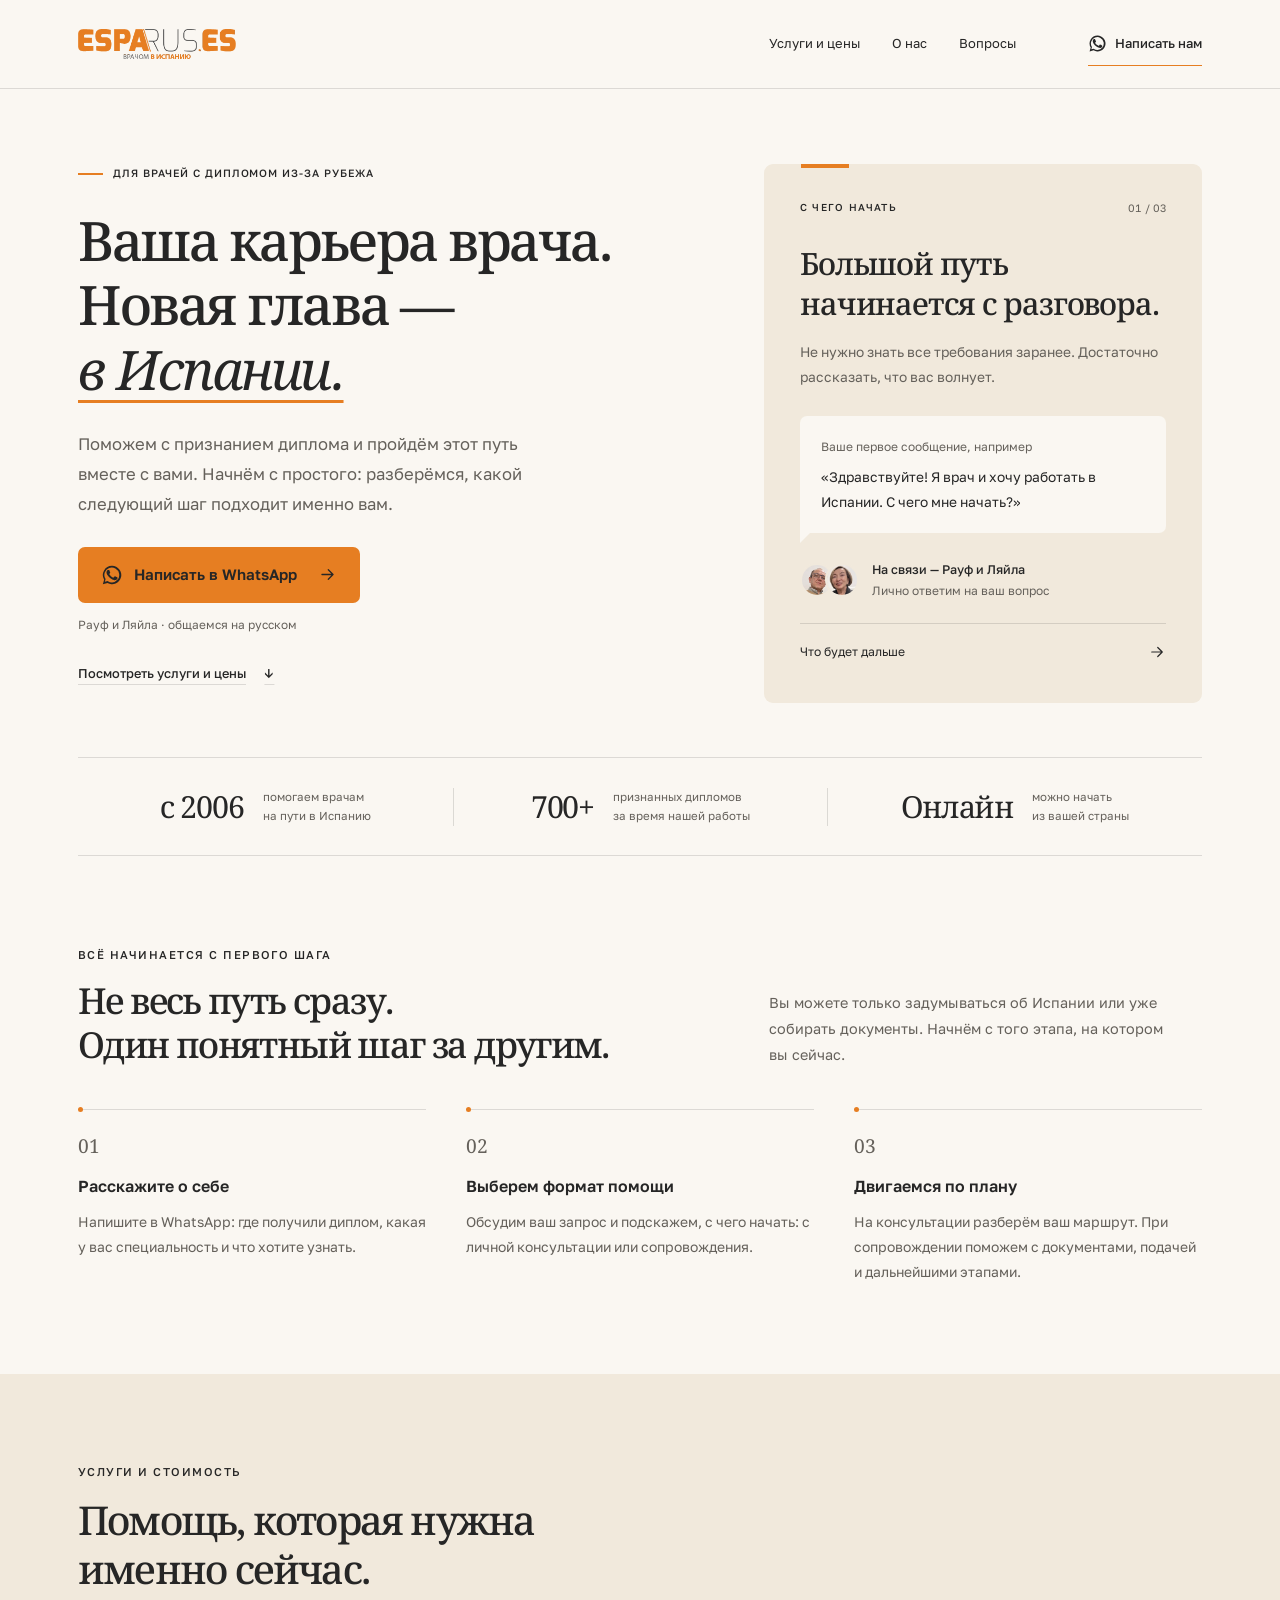
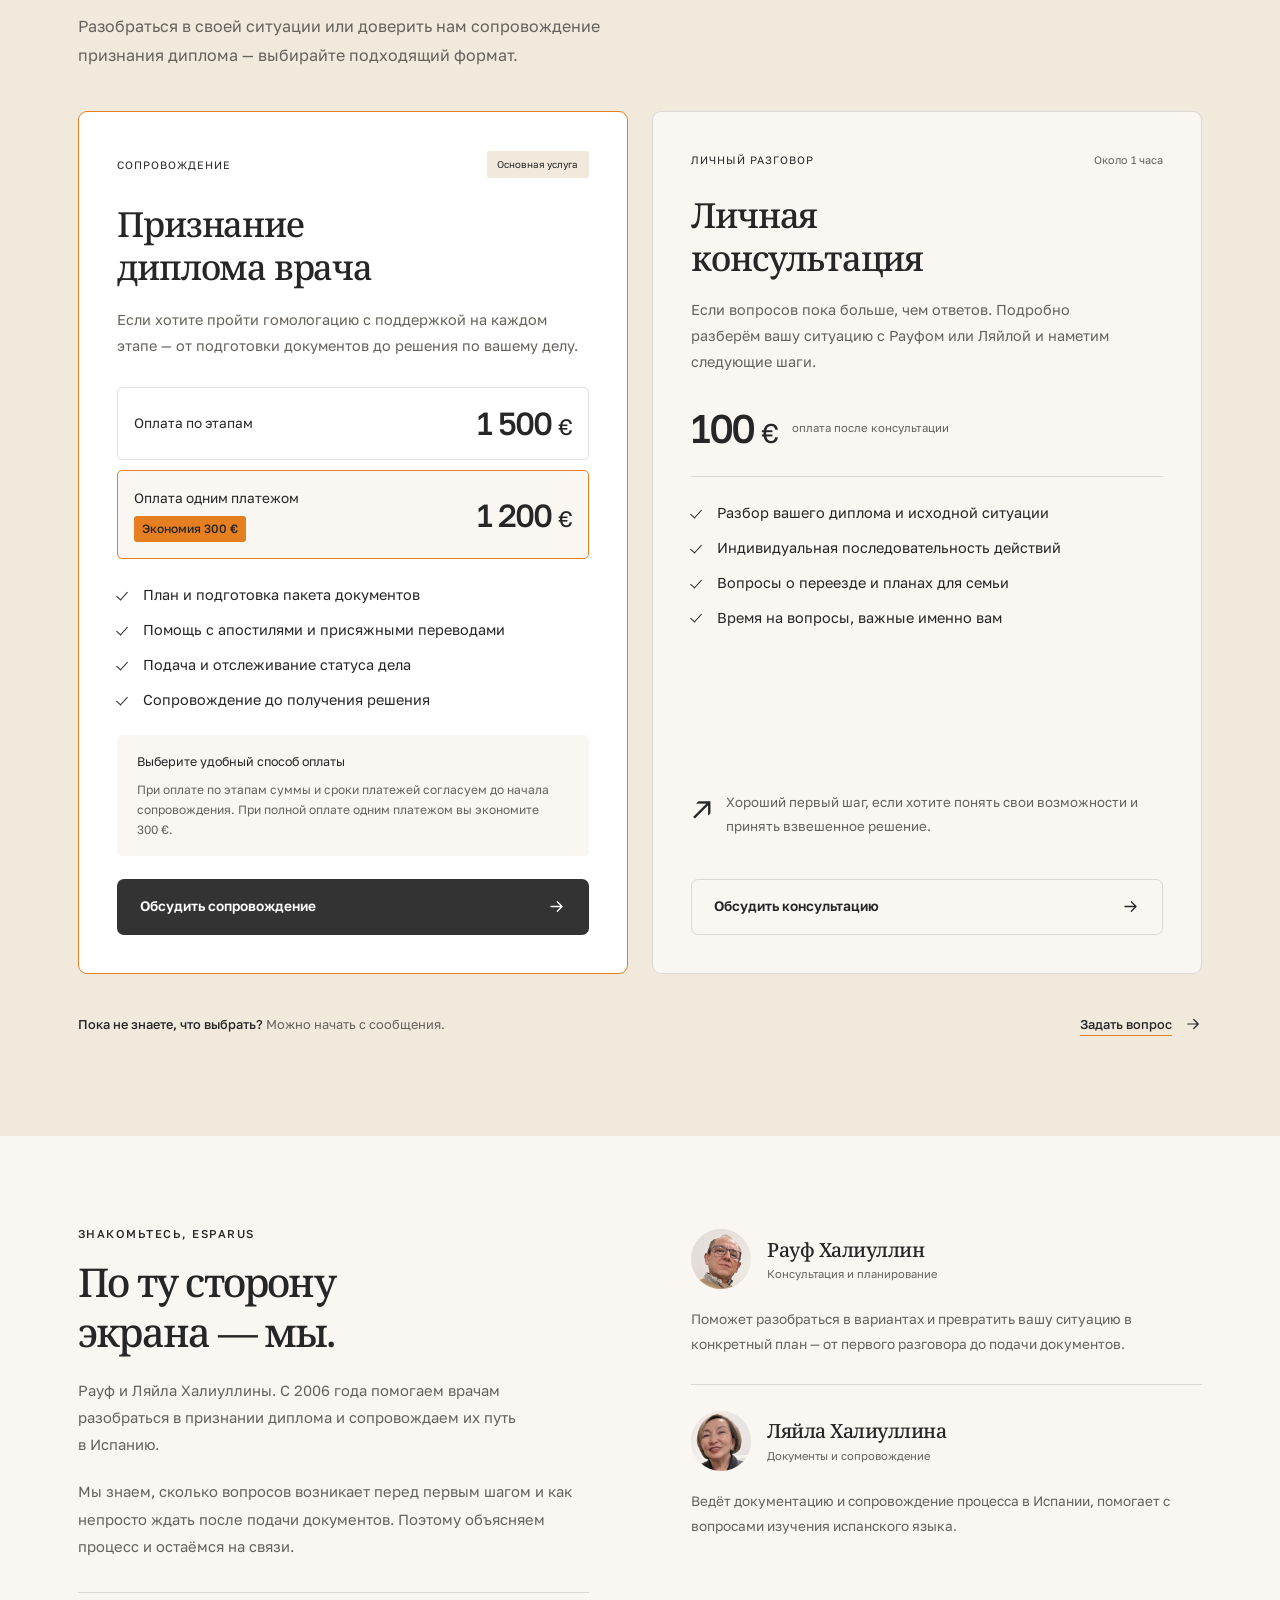
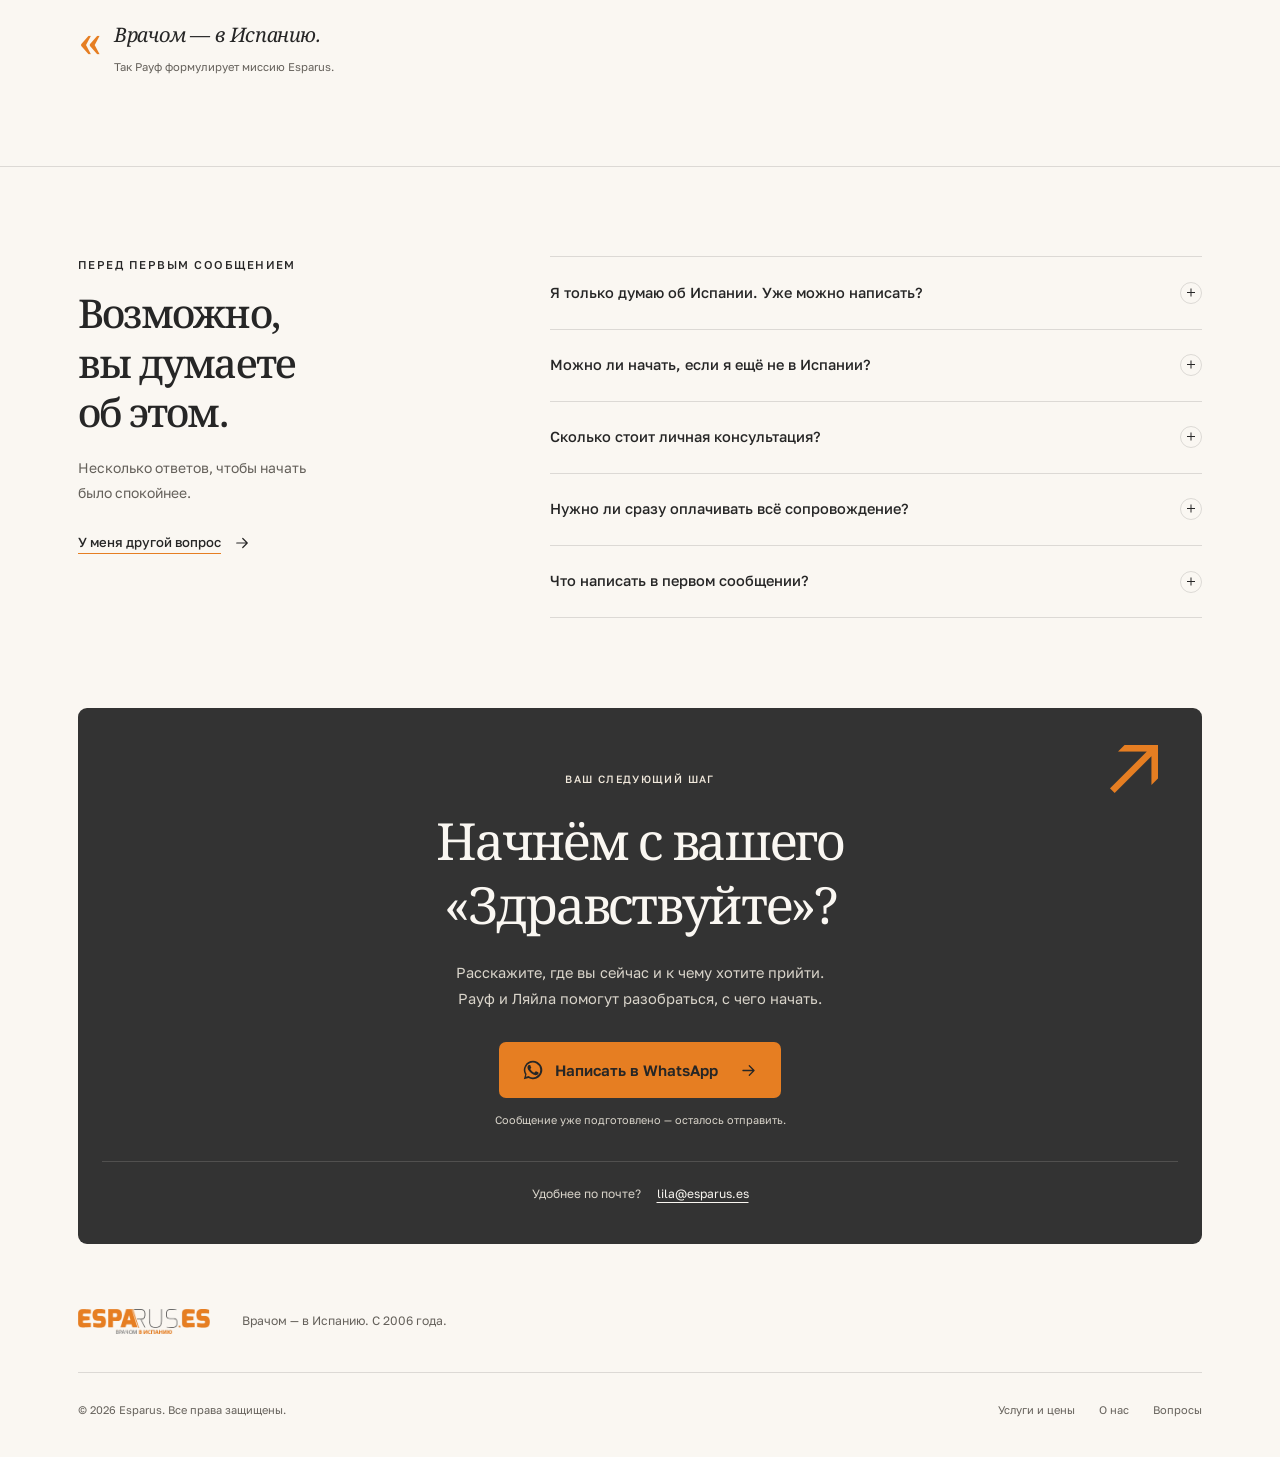
<file: index.html>
<!doctype html>
<html lang="ru">
<head>
  <meta charset="utf-8">
  <meta name="viewport" content="width=device-width, initial-scale=1, viewport-fit=cover">
  <meta name="theme-color" content="#faf7f2">
  <title>Esparus — Врачом в Испанию. Признание диплома и сопровождение</title>
  <meta name="description" content="Помогаем врачам с признанием диплома в Испании с 2006 года. Сопровождение — 1500 € по этапам или 1200 € одним платежом: экономия 300 €. Личная консультация — 100 €. Напишите нам в WhatsApp.">
  <meta property="og:type" content="website">
  <meta property="og:locale" content="ru_RU">
  <meta property="og:site_name" content="Esparus">
  <meta property="og:title" content="Врачом — в Испанию. С понятным первым шагом.">
  <meta property="og:description" content="Признание диплома, личная консультация и сопровождение. Рауф и Ляйла помогут разобраться, с чего начать.">
  <link rel="preconnect" href="https://fonts.googleapis.com">
  <link rel="preconnect" href="https://fonts.gstatic.com" crossorigin>
  <link href="https://fonts.googleapis.com/css2?family=Golos+Text:wght@400;500;600;700&family=Noto+Serif:ital,wght@0,400;0,500;0,600;1,400&display=swap" rel="stylesheet">
  <link rel="stylesheet" href="styles.css?v=20260917b">
  <link rel="icon" href="assets/img/favicon.ico" sizes="any">
  <link rel="icon" href="assets/img/favicon-32.png" type="image/png" sizes="32x32">
  <link rel="icon" href="assets/img/favicon-192.png" type="image/png" sizes="192x192">
  <link rel="apple-touch-icon" href="assets/img/favicon-180.png">
  <script defer src="main.js?v=20260915"></script>
</head>
<body class="landing-page">
  <a class="skip-link" href="#main">Перейти к содержимому</a>
  <svg class="svg-sprite" xmlns="http://www.w3.org/2000/svg" aria-hidden="true">
    <symbol id="icon-whatsapp" viewBox="0 0 24 24"><path fill="currentColor" d="M12.05 2a10 10 0 0 0-8.64 15.07L2 22l5.07-1.38A10 10 0 1 0 12.05 2Zm0 18.1a8.05 8.05 0 0 1-4.5-1.31l-.32-.2-3.02.83.82-2.95-.21-.32A8.1 8.1 0 1 1 12.05 20.1Zm5.42-5.72c-.3-.15-1.76-.87-2.03-.97-.27-.1-.47-.15-.67.15-.2.3-.77.97-.94 1.16-.17.2-.35.22-.64.08-.3-.15-1.26-.46-2.39-1.48-.89-.79-1.49-1.76-1.66-2.06-.17-.3-.02-.46.13-.6l.45-.52c.15-.18.2-.3.3-.5.1-.2.05-.37-.03-.52-.07-.15-.66-1.61-.91-2.2-.24-.58-.49-.5-.67-.51h-.57c-.2 0-.52.07-.8.37-.27.3-1.03 1.02-1.03 2.48s1.06 2.88 1.21 3.07c.15.2 2.1 3.2 5.08 4.49.7.3 1.26.49 1.69.62.71.23 1.36.2 1.87.12.57-.08 1.76-.72 2-1.41.26-.7.26-1.29.18-1.41-.07-.13-.27-.2-.57-.35Z"/></symbol>
    <symbol id="icon-arrow" viewBox="0 0 24 24"><path d="M5 12h14m-6-6 6 6-6 6" fill="none" stroke="currentColor" stroke-width="1.6" stroke-linecap="round" stroke-linejoin="round"/></symbol>
  </svg>
  <header class="site-nav">
    <div class="container nav-inner">
      <a class="brand" href="./" aria-label="Esparus — главная"><img src="assets/img/logo.webp" alt="Esparus" width="158" height="30"></a>
      <nav class="nav-links" aria-label="Основная навигация"><a href="#services">Услуги и цены</a><a href="#about">О нас</a><a href="#faq">Вопросы</a></nav>
      <a class="nav-contact" href="https://wa.me/34664090985?text=%D0%97%D0%B4%D1%80%D0%B0%D0%B2%D1%81%D1%82%D0%B2%D1%83%D0%B9%D1%82%D0%B5!%20%D0%AF%20%D0%B2%D1%80%D0%B0%D1%87%20%D0%B8%20%D1%85%D0%BE%D1%87%D1%83%20%D1%80%D0%B0%D0%B1%D0%BE%D1%82%D0%B0%D1%82%D1%8C%20%D0%B2%20%D0%98%D1%81%D0%BF%D0%B0%D0%BD%D0%B8%D0%B8.%20%D0%A5%D0%BE%D1%87%D1%83%20%D1%83%D0%B7%D0%BD%D0%B0%D1%82%D1%8C%2C%20%D0%BA%D0%B0%D0%BA%D0%B8%D0%B5%20%D1%83%20%D0%BC%D0%B5%D0%BD%D1%8F%20%D0%B5%D1%81%D1%82%D1%8C%20%D0%B2%D0%BE%D0%B7%D0%BC%D0%BE%D0%B6%D0%BD%D0%BE%D1%81%D1%82%D0%B8%20%D0%B4%D0%BB%D1%8F%20%D0%BF%D1%80%D0%B8%D0%B7%D0%BD%D0%B0%D0%BD%D0%B8%D1%8F%20%D0%B4%D0%B8%D0%BF%D0%BB%D0%BE%D0%BC%D0%B0." data-wa-link="nav"><svg class="icon" aria-hidden="true"><use href="#icon-whatsapp"></use></svg><span>Написать нам</span></a>
    </div>
  </header>
  <main id="main">
    <section class="hero" aria-labelledby="hero-title">
      <div class="container hero-grid">
        <div class="hero-copy">
          <p class="eyebrow"><span class="eyebrow-line"></span>Для врачей с дипломом из-за рубежа</p>
          <h1 id="hero-title">Ваша карьера врача.<br>Новая глава —<br><em>в Испании.</em></h1>
          <p class="hero-description">Поможем с признанием диплома и пройдём этот путь вместе с вами. Начнём с простого: разберёмся, какой следующий шаг подходит именно вам.</p>
          <div class="hero-actions"><a class="button button-primary" href="https://wa.me/34664090985?text=%D0%97%D0%B4%D1%80%D0%B0%D0%B2%D1%81%D1%82%D0%B2%D1%83%D0%B9%D1%82%D0%B5!%20%D0%AF%20%D0%B2%D1%80%D0%B0%D1%87%20%D0%B8%20%D1%85%D0%BE%D1%87%D1%83%20%D1%80%D0%B0%D0%B1%D0%BE%D1%82%D0%B0%D1%82%D1%8C%20%D0%B2%20%D0%98%D1%81%D0%BF%D0%B0%D0%BD%D0%B8%D0%B8.%20%D0%A5%D0%BE%D1%87%D1%83%20%D1%83%D0%B7%D0%BD%D0%B0%D1%82%D1%8C%2C%20%D0%BA%D0%B0%D0%BA%D0%B8%D0%B5%20%D1%83%20%D0%BC%D0%B5%D0%BD%D1%8F%20%D0%B5%D1%81%D1%82%D1%8C%20%D0%B2%D0%BE%D0%B7%D0%BC%D0%BE%D0%B6%D0%BD%D0%BE%D1%81%D1%82%D0%B8%20%D0%B4%D0%BB%D1%8F%20%D0%BF%D1%80%D0%B8%D0%B7%D0%BD%D0%B0%D0%BD%D0%B8%D1%8F%20%D0%B4%D0%B8%D0%BF%D0%BB%D0%BE%D0%BC%D0%B0." data-wa-link="hero"><svg class="icon" aria-hidden="true"><use href="#icon-whatsapp"></use></svg>Написать в WhatsApp<svg class="icon" aria-hidden="true"><use href="#icon-arrow"></use></svg></a><p class="action-note">Рауф и Ляйла · общаемся на русском</p></div>
          <a class="text-link hero-explore" href="#services">Посмотреть услуги и цены<span aria-hidden="true">↓</span></a>
        </div>
        <aside class="first-step" aria-labelledby="first-step-title">
          <div class="first-step-top"><span class="eyebrow">С чего начать</span><span class="step-mark" aria-hidden="true">01 / 03</span></div>
          <h2 id="first-step-title">Большой путь начинается с&nbsp;разговора.</h2>
          <p class="first-step-description">Не нужно знать все требования заранее. Достаточно рассказать, что вас волнует.</p>
          <div class="message-preview"><p class="message-label">Ваше первое сообщение, например</p><p>«Здравствуйте! Я врач и хочу работать в Испании. С чего мне начать?»</p><span class="message-tail" aria-hidden="true"></span></div>
          <div class="personal-reply"><div class="avatar-stack" aria-hidden="true"><img src="assets/img/rauf.png" alt="" width="34" height="34" decoding="async"><img src="assets/img/lila.png" alt="" width="34" height="34" decoding="async"></div><div><strong>На связи — Рауф и Ляйла</strong><span>Лично ответим на ваш вопрос</span></div></div>
          <a class="first-step-link" href="#how-it-works">Что будет дальше<svg class="icon" aria-hidden="true"><use href="#icon-arrow"></use></svg></a>
        </aside>
      </div>
      <div class="container"><dl class="trust-strip" aria-label="Опыт Esparus">
        <div><dt>с 2006</dt><dd>помогаем врачам<br>на пути в Испанию</dd></div>
        <div><dt>700+</dt><dd>признанных дипломов<br>за время нашей работы</dd></div>
        <div><dt>Онлайн</dt><dd>можно начать<br>из вашей страны</dd></div>
      </dl></div>
    </section>
    <section class="section process-section" id="how-it-works" aria-labelledby="process-title">
      <div class="container">
        <div class="section-heading split-heading"><div><p class="eyebrow">Всё начинается с первого шага</p><h2 id="process-title">Не весь путь сразу.<br>Один понятный шаг за другим.</h2></div><p class="section-intro">Вы можете только задумываться об Испании или уже собирать документы. Начнём с того этапа, на котором вы сейчас.</p></div>
        <ol class="process-grid">
          <li><span class="process-number">01</span><h3>Расскажите о себе</h3><p>Напишите в WhatsApp: где получили диплом, какая у вас специальность и что хотите узнать.</p></li>
          <li><span class="process-number">02</span><h3>Выберем формат помощи</h3><p>Обсудим ваш запрос и подскажем, с чего начать: с личной консультации или сопровождения.</p></li>
          <li><span class="process-number">03</span><h3>Двигаемся по плану</h3><p>На консультации разберём ваш маршрут. При сопровождении поможем с документами, подачей и дальнейшими этапами.</p></li>
        </ol>
      </div>
    </section>
    <section class="section services-section" id="services" aria-labelledby="services-title">
      <div class="container">
        <div class="section-heading"><p class="eyebrow">Услуги и стоимость</p><h2 id="services-title">Помощь, которая нужна<br>именно сейчас.</h2><p class="section-intro">Разобраться в своей ситуации или доверить нам сопровождение признания диплома — выбирайте подходящий формат.</p></div>
        <div class="services-grid">
          <article class="service-card service-featured" aria-labelledby="diploma-title">
            <div class="service-topline"><span class="service-label">Сопровождение</span><span class="service-tag">Основная услуга</span></div>
            <h3 id="diploma-title">Признание <br>диплома врача</h3>
            <p class="service-description">Если хотите пройти гомологацию с поддержкой на каждом этапе — от подготовки документов до решения по вашему делу.</p>
            <div class="diploma-prices" aria-label="Варианты оплаты сопровождения">
              <div class="payment-option"><p>Оплата по этапам</p><strong>1 500 <span>€</span></strong></div>
              <div class="payment-option payment-option-full"><p>Оплата одним платежом<span class="payment-saving">Экономия 300 €</span></p><strong>1 200 <span>€</span></strong></div>
            </div>
            <ul class="check-list"><li>План и подготовка пакета документов</li><li>Помощь с апостилями и присяжными переводами</li><li>Подача и отслеживание статуса дела</li><li>Сопровождение до получения решения</li></ul>
            <div class="payment-plan"><p>Выберите удобный способ оплаты</p><p class="payment-note">При оплате по этапам суммы и сроки платежей согласуем до начала сопровождения. При полной оплате одним платежом вы экономите 300 €.</p></div>
            <a class="button button-dark" href="https://wa.me/34664090985?text=%D0%97%D0%B4%D1%80%D0%B0%D0%B2%D1%81%D1%82%D0%B2%D1%83%D0%B9%D1%82%D0%B5!%20%D0%AF%20%D0%B2%D1%80%D0%B0%D1%87%20%D0%B8%20%D1%85%D0%BE%D1%87%D1%83%20%D1%80%D0%B0%D0%B1%D0%BE%D1%82%D0%B0%D1%82%D1%8C%20%D0%B2%20%D0%98%D1%81%D0%BF%D0%B0%D0%BD%D0%B8%D0%B8.%20%D0%A5%D0%BE%D1%87%D1%83%20%D1%83%D0%B7%D0%BD%D0%B0%D1%82%D1%8C%2C%20%D0%BA%D0%B0%D0%BA%D0%B8%D0%B5%20%D1%83%20%D0%BC%D0%B5%D0%BD%D1%8F%20%D0%B5%D1%81%D1%82%D1%8C%20%D0%B2%D0%BE%D0%B7%D0%BC%D0%BE%D0%B6%D0%BD%D0%BE%D1%81%D1%82%D0%B8%20%D0%B4%D0%BB%D1%8F%20%D0%BF%D1%80%D0%B8%D0%B7%D0%BD%D0%B0%D0%BD%D0%B8%D1%8F%20%D0%B4%D0%B8%D0%BF%D0%BB%D0%BE%D0%BC%D0%B0." data-wa-link="diploma">Обсудить сопровождение<svg class="icon" aria-hidden="true"><use href="#icon-arrow"></use></svg></a>
          </article>
          <article class="service-card" aria-labelledby="consultation-title">
            <div class="service-topline"><span class="service-label">Личный разговор</span><span class="service-duration">Около 1 часа</span></div>
            <h3 id="consultation-title">Личная <br>консультация</h3>
            <p class="service-description">Если вопросов пока больше, чем ответов. Подробно разберём вашу ситуацию с Рауфом или Ляйлой и наметим следующие шаги.</p>
            <div class="service-price"><strong>100 <span>€</span></strong><span>оплата после консультации</span></div>
            <ul class="check-list"><li>Разбор вашего диплома и исходной ситуации</li><li>Индивидуальная последовательность действий</li><li>Вопросы о переезде и планах для семьи</li><li>Время на вопросы, важные именно вам</li></ul>
            <div class="consultation-note"><span class="note-symbol" aria-hidden="true">↗</span><p>Хороший первый шаг, если хотите понять свои возможности и принять взвешенное решение.</p></div>
            <a class="button button-outline" href="https://wa.me/34664090985?text=%D0%97%D0%B4%D1%80%D0%B0%D0%B2%D1%81%D1%82%D0%B2%D1%83%D0%B9%D1%82%D0%B5!%20%D0%AF%20%D0%B2%D1%80%D0%B0%D1%87%20%D0%B8%20%D1%85%D0%BE%D1%87%D1%83%20%D1%80%D0%B0%D0%B1%D0%BE%D1%82%D0%B0%D1%82%D1%8C%20%D0%B2%20%D0%98%D1%81%D0%BF%D0%B0%D0%BD%D0%B8%D0%B8.%20%D0%A5%D0%BE%D1%87%D1%83%20%D1%83%D0%B7%D0%BD%D0%B0%D1%82%D1%8C%2C%20%D0%BA%D0%B0%D0%BA%D0%B8%D0%B5%20%D1%83%20%D0%BC%D0%B5%D0%BD%D1%8F%20%D0%B5%D1%81%D1%82%D1%8C%20%D0%B2%D0%BE%D0%B7%D0%BC%D0%BE%D0%B6%D0%BD%D0%BE%D1%81%D1%82%D0%B8%20%D0%B4%D0%BB%D1%8F%20%D0%BF%D1%80%D0%B8%D0%B7%D0%BD%D0%B0%D0%BD%D0%B8%D1%8F%20%D0%B4%D0%B8%D0%BF%D0%BB%D0%BE%D0%BC%D0%B0." data-wa-link="consultation">Обсудить консультацию<svg class="icon" aria-hidden="true"><use href="#icon-arrow"></use></svg></a>
          </article>
        </div>
        <div class="service-help"><p><strong>Пока не знаете, что выбрать?</strong> Можно начать с сообщения.</p><a class="text-link" href="https://wa.me/34664090985?text=%D0%97%D0%B4%D1%80%D0%B0%D0%B2%D1%81%D1%82%D0%B2%D1%83%D0%B9%D1%82%D0%B5!%20%D0%AF%20%D0%B2%D1%80%D0%B0%D1%87%20%D0%B8%20%D1%85%D0%BE%D1%87%D1%83%20%D1%80%D0%B0%D0%B1%D0%BE%D1%82%D0%B0%D1%82%D1%8C%20%D0%B2%20%D0%98%D1%81%D0%BF%D0%B0%D0%BD%D0%B8%D0%B8.%20%D0%A5%D0%BE%D1%87%D1%83%20%D1%83%D0%B7%D0%BD%D0%B0%D1%82%D1%8C%2C%20%D0%BA%D0%B0%D0%BA%D0%B8%D0%B5%20%D1%83%20%D0%BC%D0%B5%D0%BD%D1%8F%20%D0%B5%D1%81%D1%82%D1%8C%20%D0%B2%D0%BE%D0%B7%D0%BC%D0%BE%D0%B6%D0%BD%D0%BE%D1%81%D1%82%D0%B8%20%D0%B4%D0%BB%D1%8F%20%D0%BF%D1%80%D0%B8%D0%B7%D0%BD%D0%B0%D0%BD%D0%B8%D1%8F%20%D0%B4%D0%B8%D0%BF%D0%BB%D0%BE%D0%BC%D0%B0." data-wa-link="help">Задать вопрос<svg class="icon" aria-hidden="true"><use href="#icon-arrow"></use></svg></a></div>
      </div>
    </section>
    <section class="section about-section" id="about" aria-labelledby="about-title">
      <div class="container about-grid">
        <div class="about-copy"><p class="eyebrow">Знакомьтесь, Esparus</p><h2 id="about-title">По ту сторону<br>экрана — мы.</h2><p class="section-intro">Рауф и Ляйла Халиуллины. С 2006 года помогаем врачам разобраться в признании диплома и сопровождаем их путь в Испанию.</p><p>Мы знаем, сколько вопросов возникает перед первым шагом и как непросто ждать после подачи документов. Поэтому объясняем процесс и остаёмся на связи.</p><div class="founder-note"><span aria-hidden="true">«</span><p>Врачом — в Испанию.<small>Так Рауф формулирует миссию Esparus.</small></p></div></div>
        <div class="people-list">
          <article class="person"><div class="person-heading"><img class="person-avatar" src="assets/img/rauf.png" alt="Рауф Халиуллин" width="60" height="60" loading="lazy" decoding="async"><div><h3>Рауф Халиуллин</h3><p class="person-role">Консультация и планирование</p></div></div><p>Поможет разобраться в вариантах и превратить вашу ситуацию в конкретный план — от первого разговора до подачи документов.</p></article>
          <article class="person"><div class="person-heading"><img class="person-avatar" src="assets/img/lila.png" alt="Ляйла Халиуллина" width="60" height="60" loading="lazy" decoding="async"><div><h3>Ляйла Халиуллина</h3><p class="person-role">Документы и сопровождение</p></div></div><p>Ведёт документацию и сопровождение процесса в Испании, помогает с вопросами изучения испанского языка.</p></article>
        </div>
      </div>
    </section>
    <section class="section faq-section" id="faq" aria-labelledby="faq-title">
      <div class="container faq-grid">
        <div class="faq-intro"><p class="eyebrow">Перед первым сообщением</p><h2 id="faq-title">Возможно, <br>вы думаете <br>об этом.</h2><p class="section-intro">Несколько ответов, чтобы начать было спокойнее.</p><a class="text-link" href="https://wa.me/34664090985?text=%D0%97%D0%B4%D1%80%D0%B0%D0%B2%D1%81%D1%82%D0%B2%D1%83%D0%B9%D1%82%D0%B5!%20%D0%AF%20%D0%B2%D1%80%D0%B0%D1%87%20%D0%B8%20%D1%85%D0%BE%D1%87%D1%83%20%D1%80%D0%B0%D0%B1%D0%BE%D1%82%D0%B0%D1%82%D1%8C%20%D0%B2%20%D0%98%D1%81%D0%BF%D0%B0%D0%BD%D0%B8%D0%B8.%20%D0%A5%D0%BE%D1%87%D1%83%20%D1%83%D0%B7%D0%BD%D0%B0%D1%82%D1%8C%2C%20%D0%BA%D0%B0%D0%BA%D0%B8%D0%B5%20%D1%83%20%D0%BC%D0%B5%D0%BD%D1%8F%20%D0%B5%D1%81%D1%82%D1%8C%20%D0%B2%D0%BE%D0%B7%D0%BC%D0%BE%D0%B6%D0%BD%D0%BE%D1%81%D1%82%D0%B8%20%D0%B4%D0%BB%D1%8F%20%D0%BF%D1%80%D0%B8%D0%B7%D0%BD%D0%B0%D0%BD%D0%B8%D1%8F%20%D0%B4%D0%B8%D0%BF%D0%BB%D0%BE%D0%BC%D0%B0." data-wa-link="faq">У меня другой вопрос<svg class="icon" aria-hidden="true"><use href="#icon-arrow"></use></svg></a></div>
        <div class="faq-list">
          <details data-faq="first-step"><summary>Я только думаю об Испании. Уже можно написать?<span class="faq-toggle" aria-hidden="true"></span></summary><div class="faq-answer"><p>Конечно. Не обязательно уже собирать документы или точно знать, какая услуга вам нужна. Расскажите о своих планах — поможем понять, какой формат подходит для вашего запроса.</p></div></details>
          <details data-faq="remote"><summary>Можно ли начать, если я ещё не в Испании?<span class="faq-toggle" aria-hidden="true"></span></summary><div class="faq-answer"><p>Да. Начать общение и подготовку можно дистанционно. Документы вы присылаете сканами по email, а подачу и сопровождение в Испании мы берём на себя.</p></div></details>
          <details data-faq="consultation"><summary>Сколько стоит личная консультация?<span class="faq-toggle" aria-hidden="true"></span></summary><div class="faq-answer"><p>100 € за разговор продолжительностью около часа. Разберём вашу ситуацию, вопросы о дипломе и дальнейших шагах. Оплата — после консультации. Для записи достаточно написать в WhatsApp.</p></div></details>
          <details data-faq="payment"><summary>Нужно ли сразу оплачивать всё сопровождение?<span class="faq-toggle" aria-hidden="true"></span></summary><div class="faq-answer"><p>Нет. Вы можете выбрать один из двух вариантов:</p><p><strong>Оплата по этапам — 1500 €.</strong> Суммы и сроки платежей согласуем до начала сопровождения.</p><p><strong>Полная оплата одним платежом — 1200 €.</strong> В этом случае вы экономите 300 € по сравнению с оплатой по этапам.</p></div></details>
          <details data-faq="first-message"><summary>Что написать в первом сообщении?<span class="faq-toggle" aria-hidden="true"></span></summary><div class="faq-answer"><p>Можно указать страну, где вы получили диплом, специальность и свой вопрос. Если пока сложно сформулировать, просто нажмите кнопку WhatsApp: мы уже подготовили первое сообщение. Его можно изменить перед отправкой.</p></div></details>
        </div>
      </div>
    </section>
    <section class="contact-section" id="contact" aria-labelledby="contact-title">
      <div class="container"><div class="contact-panel">
        <div class="contact-decoration" aria-hidden="true">↗</div>
        <p class="eyebrow">Ваш следующий шаг</p><h2 id="contact-title">Начнём с вашего<br>«Здравствуйте»?</h2>
        <p>Расскажите, где вы сейчас и к чему хотите прийти.<br class="desktop-break"> Рауф и Ляйла помогут разобраться, с чего начать.</p>
        <a class="button button-primary" href="https://wa.me/34664090985?text=%D0%97%D0%B4%D1%80%D0%B0%D0%B2%D1%81%D1%82%D0%B2%D1%83%D0%B9%D1%82%D0%B5!%20%D0%AF%20%D0%B2%D1%80%D0%B0%D1%87%20%D0%B8%20%D1%85%D0%BE%D1%87%D1%83%20%D1%80%D0%B0%D0%B1%D0%BE%D1%82%D0%B0%D1%82%D1%8C%20%D0%B2%20%D0%98%D1%81%D0%BF%D0%B0%D0%BD%D0%B8%D0%B8.%20%D0%A5%D0%BE%D1%87%D1%83%20%D1%83%D0%B7%D0%BD%D0%B0%D1%82%D1%8C%2C%20%D0%BA%D0%B0%D0%BA%D0%B8%D0%B5%20%D1%83%20%D0%BC%D0%B5%D0%BD%D1%8F%20%D0%B5%D1%81%D1%82%D1%8C%20%D0%B2%D0%BE%D0%B7%D0%BC%D0%BE%D0%B6%D0%BD%D0%BE%D1%81%D1%82%D0%B8%20%D0%B4%D0%BB%D1%8F%20%D0%BF%D1%80%D0%B8%D0%B7%D0%BD%D0%B0%D0%BD%D0%B8%D1%8F%20%D0%B4%D0%B8%D0%BF%D0%BB%D0%BE%D0%BC%D0%B0." data-wa-link="final"><svg class="icon" aria-hidden="true"><use href="#icon-whatsapp"></use></svg>Написать в WhatsApp<svg class="icon" aria-hidden="true"><use href="#icon-arrow"></use></svg></a>
        <span class="contact-caption">Сообщение уже подготовлено — осталось отправить.</span>
        <div class="contact-alternative"><span>Удобнее по почте?</span><a href="mailto:lila@esparus.es">lila@esparus.es</a></div>
      </div></div>
    </section>
  </main>
  <footer class="site-footer"><div class="container">
    <div class="footer-top"><a class="brand" href="./" aria-label="Esparus — главная"><img src="assets/img/logo.webp" alt="Esparus" width="158" height="30" loading="lazy"></a><p>Врачом — в Испанию. С 2006 года.</p></div>
    <div class="footer-bottom"><p>© <span data-year>2026</span> Esparus. Все права защищены.</p><a href="#services">Услуги и цены</a><a href="#about">О нас</a><a href="#faq">Вопросы</a></div>
  </div></footer>
  <aside class="whatsapp-dock" data-whatsapp-dock aria-label="Связаться с Esparus"><a class="button button-primary" href="https://wa.me/34664090985?text=%D0%97%D0%B4%D1%80%D0%B0%D0%B2%D1%81%D1%82%D0%B2%D1%83%D0%B9%D1%82%D0%B5!%20%D0%AF%20%D0%B2%D1%80%D0%B0%D1%87%20%D0%B8%20%D1%85%D0%BE%D1%87%D1%83%20%D1%80%D0%B0%D0%B1%D0%BE%D1%82%D0%B0%D1%82%D1%8C%20%D0%B2%20%D0%98%D1%81%D0%BF%D0%B0%D0%BD%D0%B8%D0%B8.%20%D0%A5%D0%BE%D1%87%D1%83%20%D1%83%D0%B7%D0%BD%D0%B0%D1%82%D1%8C%2C%20%D0%BA%D0%B0%D0%BA%D0%B8%D0%B5%20%D1%83%20%D0%BC%D0%B5%D0%BD%D1%8F%20%D0%B5%D1%81%D1%82%D1%8C%20%D0%B2%D0%BE%D0%B7%D0%BC%D0%BE%D0%B6%D0%BD%D0%BE%D1%81%D1%82%D0%B8%20%D0%B4%D0%BB%D1%8F%20%D0%BF%D1%80%D0%B8%D0%B7%D0%BD%D0%B0%D0%BD%D0%B8%D1%8F%20%D0%B4%D0%B8%D0%BF%D0%BB%D0%BE%D0%BC%D0%B0." data-wa-link="bar"><svg class="icon" aria-hidden="true"><use href="#icon-whatsapp"></use></svg>Написать в WhatsApp<svg class="icon" aria-hidden="true"><use href="#icon-arrow"></use></svg></a></aside>
</body>
</html>
</file>
<file: styles.css>
/* Esparus — warm, quiet, Russian-first. Static content stays usable without JS. */
:root {
  --bg: #faf7f2;
  --bg-2: #f1e9dc;
  --paper: #fff;
  --ink: #262626;
  --ink-soft: #3a3a3a;
  --ink-mute: #65615b;
  --accent: #e67e22;
  --accent-2: #333;
  --line: rgba(38, 38, 38, .14);
  --serif: "Noto Serif", Georgia, serif;
  --sans: "Golos Text", "Segoe UI", sans-serif;
  --container: 1220px;
  --gutter: clamp(1.25rem, 4.5vw, 3rem);
}
*, *::before, *::after { box-sizing: border-box; }
* { margin: 0; }
html { scroll-behavior: smooth; scroll-padding-top: 106px; -webkit-text-size-adjust: 100%; }
body { background: var(--bg); color: var(--ink); font: 400 16px/1.65 var(--sans); -webkit-font-smoothing: antialiased; }
img, svg { display: block; max-width: 100%; }
img { height: auto; }
a { color: inherit; text-decoration: none; }
button { font: inherit; }
h1, h2, h3 { font-weight: 500; }
h1, h2 { font-family: var(--serif); letter-spacing: -.045em; }
h1 { font-size: clamp(2.5rem, 4.25vw, 3.65rem); line-height: 1.19; }
h2 { font-size: clamp(2rem, 3.1vw, 2.7rem); line-height: 1.24; }
h3 { font-size: 1.12rem; line-height: 1.4; font-weight: 600; }
p { text-wrap: pretty; }
[hidden] { display: none !important; }
::selection { background: var(--accent); color: var(--ink); }
:focus-visible { outline: 3px solid var(--ink); outline-offset: 5px; border-radius: 3px; }
.container { width: 100%; max-width: var(--container); margin-inline: auto; padding-inline: var(--gutter); }
.section { padding-block: clamp(4rem, 7vw, 6.25rem); }
.svg-sprite { position: absolute; width: 0; height: 0; overflow: hidden; }
.icon { width: 22px; height: 22px; flex: 0 0 22px; }
.skip-link { position: fixed; top: -100px; left: 1rem; z-index: 100; background: var(--ink); color: var(--paper); border-radius: 6px; padding: .75rem 1rem; }
.skip-link:focus { top: 1rem; }
.eyebrow { font: 500 .71rem/1.5 var(--sans); letter-spacing: .13em; text-transform: uppercase; }
.eyebrow-line { width: 25px; height: 2px; background: var(--accent); display: inline-block; vertical-align: middle; margin-right: .65rem; }
.section-heading { margin-bottom: 2.6rem; }
.section-heading .eyebrow, .about-copy > .eyebrow, .faq-intro > .eyebrow { margin-bottom: 1rem; }
.section-intro { font-size: 1rem; line-height: 1.8; color: var(--ink-mute); max-width: 550px; margin-top: 1.1rem; }
.text-link { display: inline-flex; align-items: center; gap: .75rem; min-height: 44px; font-size: .88rem; font-weight: 500; text-decoration: underline; text-decoration-color: var(--accent); text-underline-offset: 6px; text-decoration-thickness: 1px; }
.text-link .icon { width: 18px; height: 18px; flex-basis: 18px; }
.button { display: inline-flex; align-items: center; justify-content: center; gap: .7rem; min-height: 56px; padding: 1rem 1.35rem; border: 1px solid transparent; border-radius: 7px; font-size: .94rem; font-weight: 600; line-height: 1.4; text-align: center; transition: background .2s, transform .2s, border-color .2s; }
.button > .icon:last-child { margin-left: .65rem; width: 19px; height: 19px; flex-basis: 19px; }
.button-primary { background: var(--accent); color: var(--ink); }
.button-dark { background: var(--accent-2); color: var(--paper); }
.button-outline { border-color: var(--line); background: transparent; color: var(--ink); }

/* A small, visible navigation; no hidden mobile menu. */
.site-nav { position: sticky; top: 0; z-index: 20; background: rgba(250, 247, 242, .97); border-bottom: 1px solid var(--line); }
.site-nav.is-scrolled { box-shadow: 0 4px 20px rgba(38, 38, 38, .035); }
.nav-inner { min-height: 88px; display: flex; align-items: center; justify-content: space-between; gap: 2rem; }
.brand { display: inline-flex; align-items: center; min-height: 44px; flex-shrink: 0; }
.brand img { width: 158px; height: auto; }
.nav-links { display: flex; gap: 2rem; margin-left: auto; margin-right: 2.5rem; }
.nav-links a { display: inline-flex; align-items: center; min-height: 44px; font-size: .81rem; }
.nav-contact { display: inline-flex; align-items: center; gap: .5rem; border-bottom: 1px solid var(--accent); min-height: 44px; font-size: .81rem; font-weight: 500; flex-shrink: 0; }
.nav-contact .icon { width: 19px; height: 19px; flex-basis: 19px; }

/* Hero: a clear promise, followed by a real example of the first contact. */
.hero { padding-top: clamp(3rem, 5.5vw, 5.15rem); }
.hero-grid { display: grid; grid-template-columns: 1.42fr 1fr; align-items: center; gap: clamp(2rem, 5vw, 4.5rem); }
.hero-copy > .eyebrow { margin-bottom: 1.6rem; font-size: .66rem; letter-spacing: .09em; }
.hero-copy h1 em { font-weight: 400; font-style: italic; color: var(--ink); text-decoration: underline; text-decoration-color: var(--accent); text-decoration-thickness: 3px; text-underline-offset: 10px; }
.hero-description { max-width: 490px; margin-top: 1.75rem; font-size: 1.04rem; line-height: 1.8; color: var(--ink-mute); }
.hero-actions { margin-top: 1.7rem; }
.action-note { color: var(--ink-mute); font-size: .74rem; margin-top: .75rem; }
.hero-explore { margin-top: 1.1rem; font-size: .8rem; text-decoration-color: var(--line); }
.hero-explore span { margin-left: .4rem; }
.first-step { position: relative; background: var(--bg-2); border-radius: 9px; padding: clamp(1.5rem, 2.8vw, 2.3rem); margin-top: .3rem; }
.first-step::before { content: ""; width: 48px; height: 4px; position: absolute; top: 0; left: 2.3rem; background: var(--accent); }
.first-step-top { display: flex; justify-content: space-between; align-items: center; gap: 1rem; margin-bottom: 1.8rem; }
.first-step-top .eyebrow { font-size: .63rem; }
.step-mark { color: var(--ink-mute); font: .67rem var(--sans); font-variant-numeric: tabular-nums; }
.first-step h2 { font-size: clamp(1.8rem, 2.4vw, 2.2rem); letter-spacing: -.035em; line-height: 1.3; }
.first-step-description { color: var(--ink-mute); font-size: .86rem; line-height: 1.8; margin-top: 1rem; }
.message-preview { position: relative; margin-top: 1.7rem; padding: 1.2rem 1.3rem; background: var(--bg); border-radius: 7px 7px 7px 0; font-size: .86rem; line-height: 1.75; }
.message-label { font-size: .75rem; color: var(--ink-mute); margin-bottom: .55rem; }
.message-tail { position: absolute; left: 0; bottom: -10px; border-top: 10px solid var(--bg); border-right: 10px solid transparent; }
.personal-reply { display: flex; align-items: center; gap: .7rem; margin-top: 1.7rem; }
.avatar-stack { display: flex; padding-right: .15rem; }
.avatar-stack img { width: 34px; height: 34px; flex: 0 0 34px; border: 2px solid var(--bg-2); border-radius: 50%; object-fit: cover; object-position: center 30%; }
.avatar-stack img + img { margin-left: -9px; }
.personal-reply strong { display: block; font-size: .78rem; font-weight: 500; }
.personal-reply > div:not(.avatar-stack) > span { display: block; font-size: .75rem; color: var(--ink-mute); }
.first-step-link { display: flex; align-items: center; justify-content: space-between; min-height: 44px; border-top: 1px solid var(--line); margin-top: 1.4rem; padding-top: .85rem; font-size: .76rem; }
.first-step-link .icon { width: 18px; height: 18px; flex-basis: 18px; }
.trust-strip { display: grid; grid-template-columns: repeat(3, 1fr); border-top: 1px solid var(--line); border-bottom: 1px solid var(--line); margin-top: 3.4rem; padding-block: 1.85rem; }
.trust-strip > div { display: flex; align-items: center; gap: 1.2rem; justify-content: center; padding-inline: 1rem; }
.trust-strip > div + div { border-left: 1px solid var(--line); }
.trust-strip dt { font: 400 1.9rem/1.25 var(--serif); letter-spacing: -.04em; white-space: nowrap; }
.trust-strip dd { font-size: .72rem; color: var(--ink-mute); line-height: 1.65; }

/* Process, services and transparent payment terms. */
.split-heading { display: grid; grid-template-columns: 1.45fr 1fr; align-items: end; gap: 4rem; }
.split-heading h2 { font-size: clamp(1.8rem, 2.8vw, 2.4rem); }
.split-heading .section-intro { margin: 0; font-size: .9rem; }
.process-grid { list-style: none; padding: 0; display: grid; grid-template-columns: repeat(3, 1fr); gap: 2.5rem; }
.process-grid li { position: relative; padding-top: 1.5rem; border-top: 1px solid var(--line); }
.process-grid li::before { content: ""; position: absolute; top: -3px; left: 0; width: 5px; height: 5px; background: var(--accent); border-radius: 50%; }
.process-number { display: block; font: 400 1.2rem/1.3 var(--serif); color: var(--ink-mute); margin-bottom: 1rem; }
.process-grid h3 { font-size: 1rem; margin-bottom: .7rem; }
.process-grid p { font-size: .87rem; line-height: 1.8; color: var(--ink-mute); }
.services-section { background: var(--bg-2); }
.services-section .section-heading { max-width: 650px; }
.services-grid { display: grid; grid-template-columns: 1fr 1fr; gap: 1.5rem; }
.service-card { display: flex; flex-direction: column; padding: clamp(1.5rem, 3vw, 2.5rem); background: var(--bg); border: 1px solid var(--line); border-radius: 9px; }
.service-featured { border-color: var(--accent); background: var(--paper); }
.service-topline { display: flex; justify-content: space-between; gap: .6rem; align-items: center; margin-bottom: 1.5rem; }
.service-label { font-size: .67rem; text-transform: uppercase; letter-spacing: .09em; }
.service-tag { font-size: .61rem; padding: .35rem .65rem; border-radius: 3px; background: var(--bg-2); }
.service-duration { font-size: .68rem; color: var(--ink-mute); }
.service-card h3 { font: 500 clamp(1.7rem, 2.7vw, 2.3rem)/1.25 var(--serif); letter-spacing: -.035em; }
.service-description { font-size: .9rem; line-height: 1.8; color: var(--ink-mute); margin-top: 1.15rem; }
.service-price { display: flex; align-items: center; flex-wrap: wrap; column-gap: 1rem; row-gap: .1rem; margin-block: 1.8rem 1.5rem; padding-bottom: 1.5rem; border-bottom: 1px solid var(--line); }
.service-price strong { font: 500 2.5rem/1.2 var(--sans); letter-spacing: -.065em; white-space: nowrap; }
.service-price strong span { font-size: 1.7rem; font-weight: 400; }
.service-price > span { font-size: .71rem; color: var(--ink-mute); }
.diploma-prices { display: grid; gap: .65rem; margin-block: 1.8rem 1.5rem; }
.payment-option { display: flex; flex-wrap: wrap; align-items: center; justify-content: space-between; gap: .6rem 1rem; padding: 1rem; border: 1px solid var(--line); border-radius: 5px; }
.payment-option > p { font-size: .85rem; }
.payment-option > strong { font: 500 2rem/1.2 var(--sans); letter-spacing: -.05em; white-space: nowrap; }
.payment-option > strong > span { font-size: 1.4rem; font-weight: 400; }
.payment-option-full { background: var(--bg); border-color: var(--accent); }
.payment-saving { display: block; width: fit-content; margin-top: .4rem; padding: .2rem .5rem; background: var(--accent); border-radius: 3px; color: var(--ink); font-size: .75rem; font-weight: 500; }
.check-list { list-style: none; padding: 0; margin-bottom: 1.4rem; }
.check-list li { position: relative; padding-left: 1.6rem; font-size: .9rem; line-height: 1.7; }
.check-list li + li { margin-top: .65rem; }
.check-list li::before { content: ""; position: absolute; left: 2px; top: .4em; width: 6px; height: 11px; border-right: 1.5px solid var(--ink); border-bottom: 1.5px solid var(--ink); transform: rotate(42deg); }
.payment-plan { margin-top: auto; background: var(--bg); border-radius: 5px; padding: 1.05rem 1.2rem; }
.payment-plan > p { font-size: .78rem; }
.payment-plan > .payment-note { margin-top: .5rem; font-size: .75rem; color: var(--ink-mute); line-height: 1.65; }
.consultation-note { margin-top: auto; display: flex; align-items: flex-start; gap: .8rem; padding: 1.1rem 0; }
.consultation-note p { color: var(--ink-mute); font-size: .83rem; line-height: 1.8; }
.note-symbol { color: var(--ink); font-size: 1.8rem; line-height: 1.3; }
.service-card > .button { margin-top: 1.4rem; width: 100%; font-size: .86rem; }
.service-card > .button .icon { margin-left: auto; }
.service-help { display: flex; justify-content: space-between; align-items: center; gap: 1.5rem; margin-top: 1.75rem; }
.service-help p { color: var(--ink-mute); font-size: .8rem; }
.service-help strong { color: var(--ink); font-weight: 500; }
.service-help .text-link { flex-shrink: 0; font-size: .8rem; }

/* Real names, roles and contact details carry the trust section. */
.about-grid { display: grid; grid-template-columns: 1fr 1fr; gap: clamp(2rem, 8vw, 7rem); align-items: start; }
.about-copy > p:not(.eyebrow) { color: var(--ink-mute); margin-top: 1.25rem; font-size: .92rem; line-height: 1.85; }
.founder-note { display: flex; align-items: flex-start; gap: .7rem; margin-top: 2rem; padding-top: 1.7rem; border-top: 1px solid var(--line); }
.founder-note > span { font: 3rem/.85 var(--serif); color: var(--accent); }
.founder-note p { font: italic 1.25rem/1.45 var(--serif); letter-spacing: -.02em; }
.founder-note small { display: block; margin-top: .5rem; font: 400 .7rem/1.7 var(--sans); color: var(--ink-mute); letter-spacing: 0; }
.person { padding-block: 1.65rem; border-top: 1px solid var(--line); }
.person:first-child { padding-top: .25rem; border-top: 0; }
.person:last-child { padding-bottom: 0; }
.person-heading { display: flex; gap: 1rem; align-items: center; margin-bottom: 1.1rem; }
.person-avatar { width: 60px; height: 60px; flex: 0 0 60px; border-radius: 50%; object-fit: cover; object-position: center 30%; background: var(--bg-2); }
.person-heading h3 { font: 500 1.22rem/1.5 var(--serif); letter-spacing: -.025em; }
.person-role { color: var(--ink-mute); font-size: .7rem; margin-top: .1rem; }
.person > p { color: var(--ink-mute); font-size: .85rem; line-height: 1.85; }

/* Native accordions work with touch, keyboard and JavaScript disabled. */
.faq-section { border-top: 1px solid var(--line); }
.faq-grid { display: grid; grid-template-columns: .85fr 1.4fr; gap: clamp(2rem, 6vw, 6rem); }
.faq-intro .section-intro { max-width: 250px; font-size: .87rem; }
.faq-intro .text-link { margin-top: 1rem; font-size: .82rem; }
.faq-list { border-top: 1px solid var(--line); }
.faq-list details { border-bottom: 1px solid var(--line); }
.faq-list summary { display: flex; justify-content: space-between; align-items: center; gap: 1.5rem; list-style: none; cursor: pointer; padding-block: 1.45rem; font-size: .91rem; font-weight: 500; line-height: 1.7; }
.faq-list summary::-webkit-details-marker { display: none; }
.faq-toggle { position: relative; width: 22px; height: 22px; flex: 0 0 22px; border: 1px solid var(--line); border-radius: 50%; }
.faq-toggle::before, .faq-toggle::after { content: ""; position: absolute; background: var(--ink); left: 6px; top: 9px; width: 8px; height: 1px; }
.faq-toggle::after { transform: rotate(90deg); transition: transform .2s; }
details[open] .faq-toggle::after { transform: rotate(0); }
details[open] .faq-toggle { background: var(--accent); border-color: var(--accent); }
.faq-answer { padding: 0 2.5rem 1.45rem 0; color: var(--ink-mute); font-size: .86rem; line-height: 1.85; }
.faq-answer p + p { margin-top: .75rem; }

/* A single next action, with email as an accessible alternative. */
.contact-section { padding-bottom: 3rem; }
.contact-panel { position: relative; isolation: isolate; overflow: hidden; background: var(--accent-2); color: var(--bg); border-radius: 9px; text-align: center; padding: clamp(2.5rem, 5vw, 4.5rem) 1.5rem 2.1rem; }
.contact-panel > .eyebrow { color: var(--bg-2); margin-bottom: 1.25rem; font-size: .66rem; }
.contact-panel h2 { font-size: clamp(2.2rem, 4vw, 3.5rem); font-weight: 400; line-height: 1.25; }
.contact-panel > p:not(.eyebrow) { color: #d9d4ca; font-size: .91rem; line-height: 1.85; margin-top: 1.5rem; }
.contact-panel > .button { margin-top: 1.8rem; }
.contact-caption { display: block; font-size: .68rem; color: #d9d4ca; margin-top: .8rem; }
.contact-decoration { position: absolute; top: 1.2rem; right: 2.4rem; color: var(--accent); font-size: 5rem; font-weight: 400; line-height: 1; z-index: -1; }
.contact-alternative { display: flex; justify-content: center; flex-wrap: wrap; gap: .5rem 1rem; border-top: 1px solid rgba(250,247,242,.15); margin-top: 2rem; padding-top: 1rem; color: #d9d4ca; font-size: .75rem; }
.contact-alternative a { color: var(--bg); text-decoration: underline; text-underline-offset: 4px; min-height: 32px; display: inline-flex; align-items: center; }
.contact-alternative > span { display: inline-flex; align-items: center; min-height: 32px; }
.contact-panel :focus-visible { outline-color: var(--bg); }
.site-footer { padding-block: .5rem 1.5rem; }
.footer-top { display: flex; align-items: center; gap: 2rem; padding-bottom: 1.75rem; }
.footer-top .brand img { width: 132px; }
.footer-top p { font-size: .76rem; color: var(--ink-mute); }
.footer-bottom { border-top: 1px solid var(--line); padding-top: 1rem; display: flex; align-items: center; flex-wrap: wrap; column-gap: 1.5rem; row-gap: .2rem; color: var(--ink-mute); font-size: .69rem; }
.footer-bottom p { margin-right: auto; }
.footer-bottom a { display: inline-flex; min-height: 44px; align-items: center; }
.whatsapp-dock { display: none; }
.error-main { min-height: 68vh; display: grid; place-items: center; text-align: center; padding-block: 3rem 4rem; }
.error-content { max-width: 680px; margin-inline: auto; }
.error-code { color: var(--accent); font: 400 clamp(5rem, 15vw, 8rem)/1.2 var(--serif); margin-bottom: 1rem; }
.error-content h1 { font-size: clamp(2rem, 5vw, 3rem); }
.error-content > p:not(.error-code):not(.eyebrow) { color: var(--ink-mute); margin-block: 1.25rem; }
.error-content > p > a { text-decoration: underline; text-underline-offset: 4px; }
.error-actions { display: flex; justify-content: center; flex-wrap: wrap; gap: .75rem; margin-block: 1.5rem; }

@media (hover: hover) {
  .button:hover { transform: translateY(-2px); }
  .button-primary:hover { background: #f09340; }
  .button-dark:hover { background: var(--ink); }
  .button-outline:hover { border-color: var(--ink); background: var(--paper); }
  .nav-links a:hover, .footer-bottom a:hover { text-decoration: underline; text-underline-offset: 5px; }
  .text-link:hover { text-decoration-thickness: 2px; }
  .nav-contact:hover { border-bottom-width: 2px; }
  .faq-list summary:hover .faq-toggle { border-color: var(--ink); }
}
@media (min-width: 900px) {
  .hero-copy { animation: enter .6s ease-out both; }
  .first-step { animation: enter .6s .12s ease-out both; }
}
@keyframes enter { from { opacity: .3; transform: translateY(12px); } to { opacity: 1; transform: none; } }
@media (max-width: 1050px) {
  .nav-links { margin-right: 1rem; gap: 1.4rem; }
  .hero-grid { grid-template-columns: 1.25fr 1fr; gap: 2rem; }
  h1 { font-size: 3rem; }
  .trust-strip > div { flex-direction: column; text-align: center; gap: .55rem; }
  .service-topline { flex-wrap: wrap; }
  .service-description { min-height: 8em; }
}
@media (max-width: 760px) {
  html { scroll-padding-top: 88px; }
  .nav-inner { min-height: 72px; gap: 1rem; }
  .brand img { width: 142px; }
  .nav-links { display: none; }
  .nav-contact { font-size: .75rem; }
  .hero { padding-top: 2.5rem; }
  .hero-grid { grid-template-columns: 1fr; gap: 2.2rem; }
  .hero-copy h1 { font-size: clamp(2.2rem, 6.3vw, 3.7rem); }
  .hero-copy > .eyebrow { margin-bottom: 1.25rem; }
  .hero-description { max-width: 540px; }
  .first-step { padding: 1.7rem; margin-top: 0; }
  .first-step h2 { max-width: 390px; font-size: 2rem; }
  .first-step-description { max-width: 440px; }
  .first-step-top { margin-bottom: 1.1rem; }
  .message-preview { margin-top: 1.25rem; }
  .trust-strip { margin-top: 2.2rem; padding-block: 1.4rem; }
  .trust-strip > div { padding-inline: .6rem; }
  .trust-strip dt { font-size: 1.55rem; }
  .trust-strip dd { font-size: .66rem; }
  .split-heading, .about-grid, .faq-grid { grid-template-columns: 1fr; gap: 2rem; }
  .split-heading .section-intro { max-width: 500px; }
  .process-grid { gap: 1.4rem; }
  .process-grid h3 { font-size: .92rem; }
  .process-grid p { font-size: .8rem; }
  .services-grid { gap: 1rem; }
  .service-card { padding: 1.4rem; }
  .service-card h3 { font-size: 1.8rem; }
  .service-price { flex-direction: column; align-items: flex-start; gap: .4rem; }
  .service-price strong { font-size: 2.25rem; }
  .service-card > .button { font-size: .8rem; padding-inline: .8rem; }
  .service-description { min-height: 0; }
  .service-help { flex-direction: column; align-items: flex-start; gap: .4rem; }
  .people-list { display: grid; grid-template-columns: 1fr 1fr; gap: 1.5rem; }
  .person:first-child, .person { border-top: 1px solid var(--line); padding-top: 1.5rem; padding-bottom: 0; }
  .person-heading { align-items: flex-start; flex-direction: column; gap: .75rem; }
  .person-heading h3 { font-size: 1.15rem; }
  .about-copy .section-intro { max-width: 600px; }
  .faq-intro h2 br { display: none; }
  .faq-intro h2 { max-width: 400px; }
  .faq-intro .section-intro { max-width: none; }
  .contact-decoration { right: 1.5rem; font-size: 3rem; }
  .footer-top { flex-wrap: wrap; gap: .6rem 1.5rem; }
  .footer-top p { order: 3; width: 100%; }
  .landing-page { padding-bottom: calc(86px + env(safe-area-inset-bottom, 0px)); }
  .whatsapp-dock { display: block; position: fixed; bottom: 0; left: 0; right: 0; z-index: 30; padding: .65rem max(1.25rem, env(safe-area-inset-right, 0px)) calc(.65rem + env(safe-area-inset-bottom, 0px)) max(1.25rem, env(safe-area-inset-left, 0px)); background: rgba(250,247,242,.98); border-top: 1px solid var(--line); }
  .whatsapp-dock .button { width: 100%; max-width: 540px; margin-inline: auto; display: flex; min-height: 54px; font-size: .9rem; }
}
@media (max-width: 540px) {
  .section { padding-block: 3.5rem; }
  .hero-copy > .eyebrow { font-size: .58rem; letter-spacing: .075em; }
  .hero-copy h1 { font-size: clamp(1.95rem, 7.6vw, 2.85rem); line-height: 1.24; }
  .hero-copy h1 em { text-underline-offset: 7px; text-decoration-thickness: 2px; }
  .hero-description { font-size: .94rem; margin-top: 1.5rem; line-height: 1.8; }
  .hero-actions { margin-top: 1.4rem; }
  .hero-actions .button { width: 100%; }
  .action-note { text-align: center; font-size: .69rem; }
  .hero-explore { margin-top: .8rem; }
  .first-step { padding: 1.5rem; }
  .first-step h2 { font-size: 1.85rem; }
  .personal-reply strong { font-size: .71rem; }
  .trust-strip dt { font-size: clamp(1.2rem, 5.2vw, 1.65rem); }
  .trust-strip dd { font-size: .7rem; }
  .trust-strip > div { padding-inline: .4rem; }
  h2 { font-size: 1.95rem; }
  .section-heading { margin-bottom: 2rem; }
  .split-heading { gap: 1.1rem; }
  .split-heading h2 { font-size: 1.85rem; }
  .process-grid { grid-template-columns: 1fr; gap: 1.3rem; }
  .process-grid li { padding: 1.3rem 0 0 3rem; }
  .process-grid li::before { left: .5rem; }
  .process-number { position: absolute; left: 0; top: 1.35rem; font-size: 1.25rem; }
  .process-grid h3 { font-size: 1rem; margin-bottom: .5rem; }
  .process-grid p { font-size: .87rem; }
  .services-grid { grid-template-columns: 1fr; gap: 1.25rem; }
  .service-card { padding: 1.6rem; }
  .service-card h3 { font-size: 2rem; }
  .service-card h3 br { display: none; }
  .service-topline { margin-bottom: 1.25rem; }
  .service-price { flex-direction: row; align-items: center; gap: .4rem 1rem; }
  .service-price > span { font-size: .68rem; }
  .service-card > .button { font-size: .84rem; }
  .consultation-note { padding-block: .3rem; }
  .service-help { margin-top: 1.25rem; }
  .people-list { grid-template-columns: 1fr; }
  .person-heading { flex-direction: row; align-items: center; gap: .9rem; }
  .person-avatar { width: 52px; height: 52px; flex-basis: 52px; }
  .person-heading h3 { font-size: 1.15rem; }
  .person-role { font-size: .66rem; }
  .faq-grid { gap: 1.7rem; }
  .faq-list summary { font-size: .87rem; padding-block: 1.25rem; gap: 1rem; }
  .faq-answer { padding-right: 1.5rem; }
  .contact-section { padding-bottom: 2rem; }
  .contact-panel { padding: 2.5rem 1.25rem 1.25rem; }
  .contact-panel h2 { font-size: clamp(1.85rem, 7.5vw, 2.5rem); }
  .contact-panel > p:not(.eyebrow) { font-size: .86rem; }
  .contact-panel > .button { width: 100%; font-size: .85rem; padding-inline: .8rem; }
  .contact-panel > .button .icon:last-child { display: none; }
  .contact-decoration { display: none; }
  .contact-caption { font-size: .63rem; max-width: 230px; margin-inline: auto; }
  .contact-alternative { gap: 0 .6rem; font-size: .69rem; margin-top: 1.5rem; }
  .desktop-break { display: none; }
  .footer-top .brand img { width: 118px; }
  .footer-top p { font-size: .7rem; }
  .footer-bottom { column-gap: 1.25rem; font-size: .68rem; }
  .footer-bottom p { width: 100%; }
}
@media (prefers-reduced-motion: reduce) {
  html { scroll-behavior: auto; }
  *, *::before, *::after { animation: none !important; transition: none !important; }
}
@media (max-width: 360px) {
  .hero-actions .button > .icon:last-child, .whatsapp-dock .button > .icon:last-child { display: none; }
  .hero-actions .button, .whatsapp-dock .button { padding-inline: .75rem; }
}
@media print {
  .site-nav { position: static; }
  .whatsapp-dock, .contact-decoration { display: none !important; }
  body.landing-page { padding-bottom: 0; }
  .section { padding-block: 2rem; }
  .service-card, .person, details { break-inside: avoid; }
}
</file>
